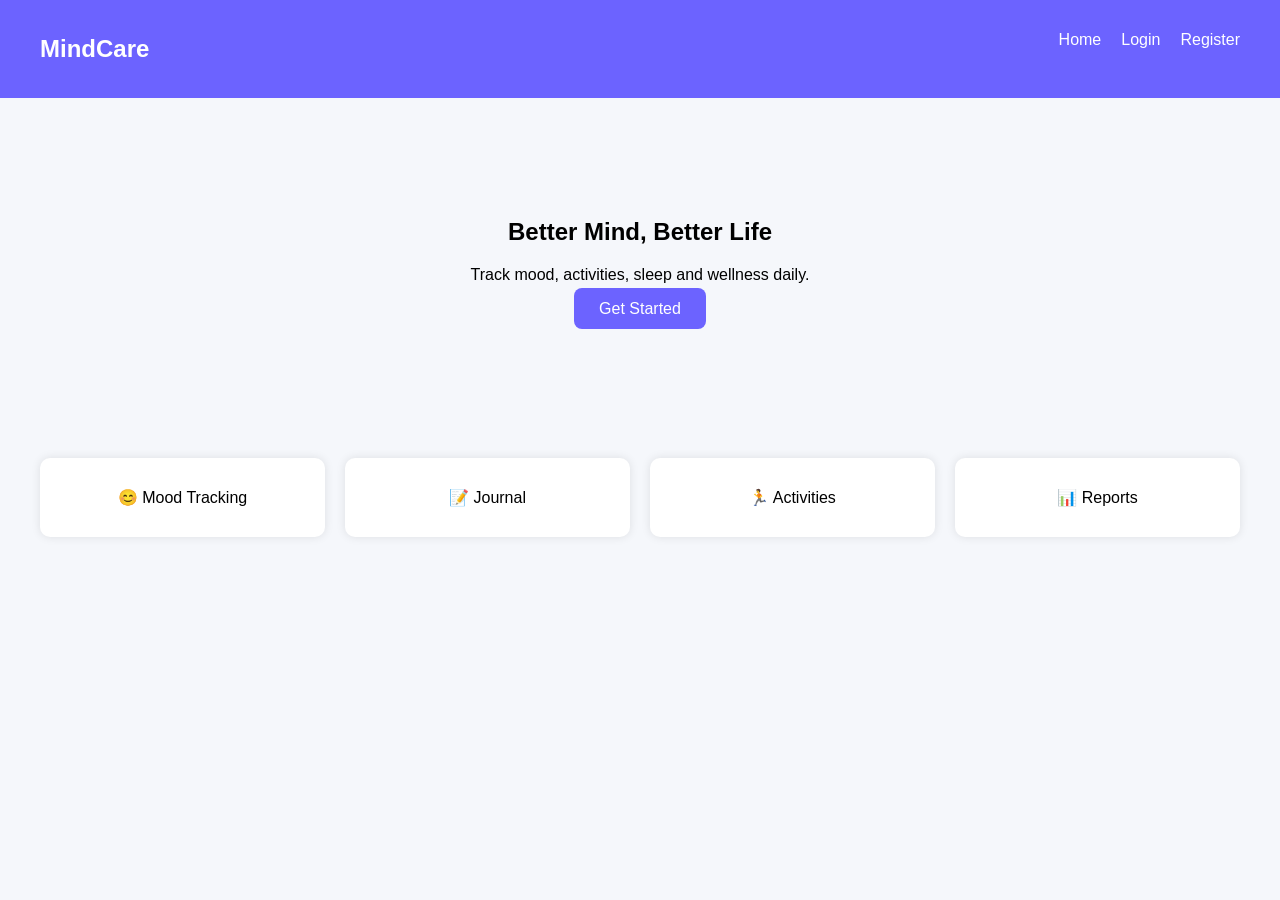
<file: index.html>
<!DOCTYPE html>
<html>
<head>
<title>MindCare - Mental Health Tracker</title>
<link rel="stylesheet" href="style.css">
</head>
<body>

<nav>
<h2>MindCare</h2>
<ul>
<li><a href="index.html">Home</a></li>
<li><a href="login.html">Login</a></li>
<li><a href="register.html">Register</a></li>
</ul>
</nav>

<section class="hero">
<h1>Better Mind, Better Life</h1>
<p>Track mood, activities, sleep and wellness daily.</p>
<a href="register.html" class="btn">Get Started</a>
</section>

<section class="features">
<div class="card">😊 Mood Tracking</div>
<div class="card">📝 Journal</div>
<div class="card">🏃 Activities</div>
<div class="card">📊 Reports</div>
</section>

</body>
</html>
</file>
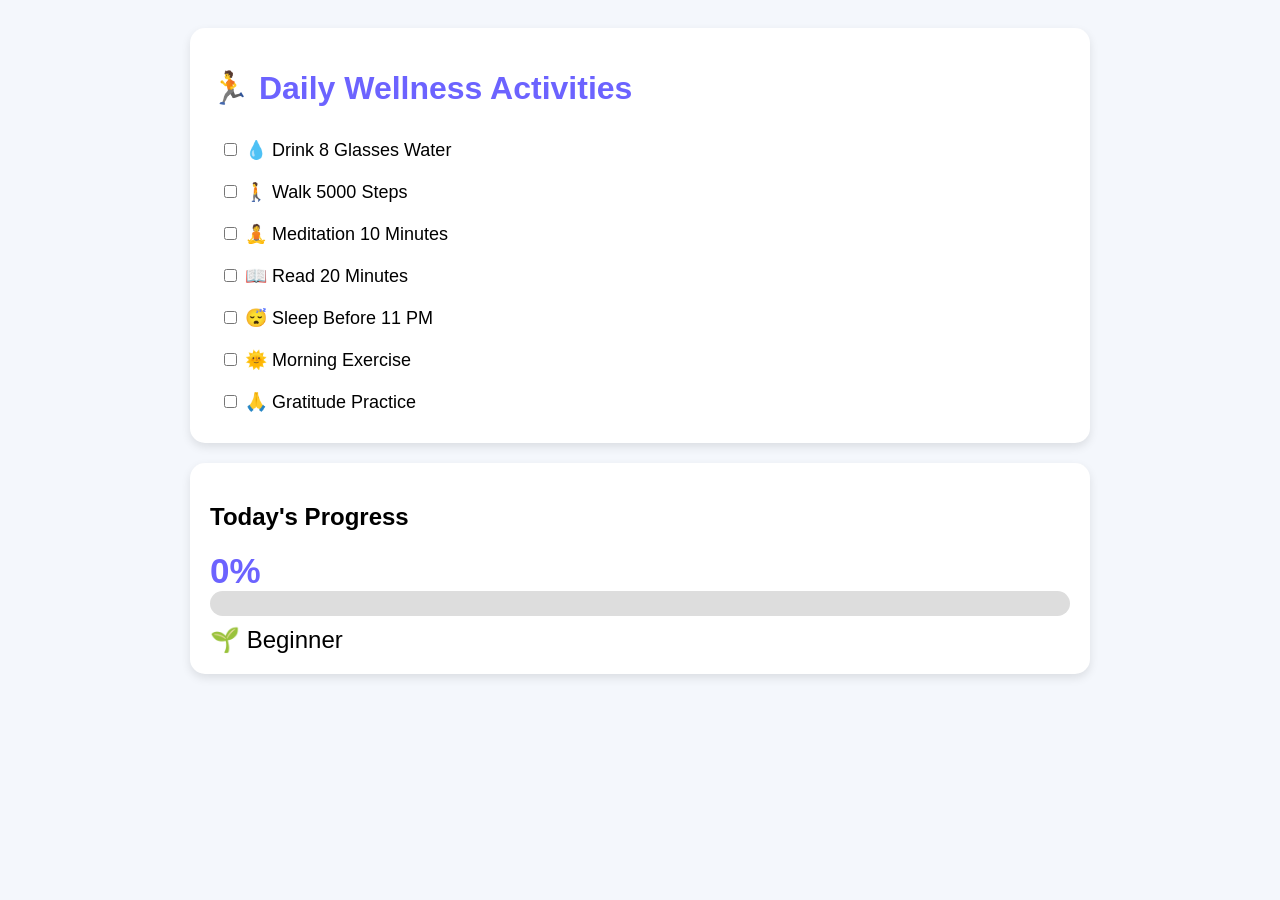
<file: activities.html>
<!DOCTYPE html>
<html>
<head>
<title>MindCare Activities</title>

<style>
body{
font-family:Arial;
background:#f4f7fc;
padding:20px;
}

.container{
max-width:900px;
margin:auto;
}

.card{
background:white;
padding:20px;
border-radius:15px;
margin-bottom:20px;
box-shadow:0 4px 10px rgba(0,0,0,.1);
}

h1{
color:#6c63ff;
}

.task{
padding:10px;
font-size:18px;
}

.progress{
width:100%;
height:25px;
background:#ddd;
border-radius:20px;
overflow:hidden;
}

.bar{
height:100%;
width:0%;
background:#6c63ff;
transition:.5s;
}

.score{
font-size:35px;
font-weight:bold;
color:#6c63ff;
}

.badge{
font-size:24px;
margin-top:10px;
}
</style>

</head>

<body>

<div class="container">

<div class="card">
<h1>🏃 Daily Wellness Activities</h1>

<div class="task">
<input type="checkbox" onclick="calculate()"> 💧 Drink 8 Glasses Water
</div>

<div class="task">
<input type="checkbox" onclick="calculate()"> 🚶 Walk 5000 Steps
</div>

<div class="task">
<input type="checkbox" onclick="calculate()"> 🧘 Meditation 10 Minutes
</div>

<div class="task">
<input type="checkbox" onclick="calculate()"> 📖 Read 20 Minutes
</div>

<div class="task">
<input type="checkbox" onclick="calculate()"> 😴 Sleep Before 11 PM
</div>

<div class="task">
<input type="checkbox" onclick="calculate()"> 🌞 Morning Exercise
</div>

<div class="task">
<input type="checkbox" onclick="calculate()"> 🙏 Gratitude Practice
</div>

</div>

<div class="card">

<h2>Today's Progress</h2>

<div class="score" id="score">
0%
</div>

<div class="progress">
<div class="bar" id="bar"></div>
</div>

<div class="badge" id="badge">
🌱 Beginner
</div>

</div>

</div>

<script>

function calculate(){

let checks=
document.querySelectorAll("input[type='checkbox']");

let completed=0;

checks.forEach(box=>{

if(box.checked){
completed++;
}

});

let percent=
Math.round((completed/checks.length)*100);

document.getElementById("score").innerHTML=
percent + "%";

document.getElementById("bar").style.width=
percent + "%";

localStorage.setItem(
"activityScore",
percent
);

let badge="🌱 Beginner";

if(percent>=50)
badge="🌿 Consistent";

if(percent>=80)
badge="🌳 Wellness Champion";

if(percent==100)
badge="🏆 Perfect Day";

document.getElementById("badge").innerHTML=
badge;
}

</script>

</body>
</html>
</file>
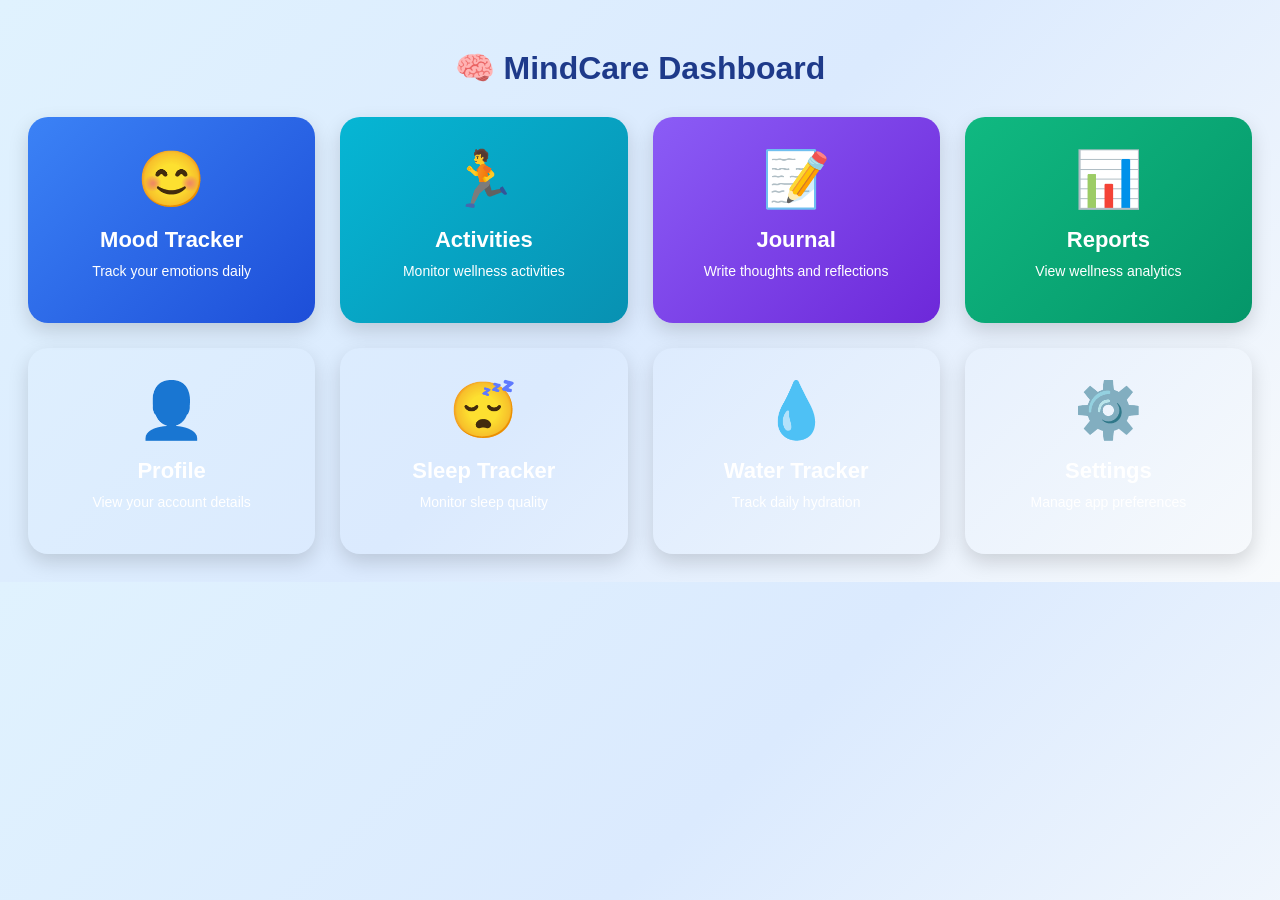
<file: dashboard.html>
<!DOCTYPE html>
<html>
<head>
<title>MindCare Dashboard</title>

<style>

body{
background:linear-gradient(135deg,#e0f2fe,#dbeafe,#f8fafc);
font-family:Segoe UI,sans-serif;
padding:20px;
}

h1{
text-align:center;
color:#1e3a8a;
margin-bottom:30px;
}

.features{
display:grid;
grid-template-columns:repeat(auto-fit,minmax(250px,1fr));
gap:25px;
}

.card{
padding:30px;
border-radius:20px;
text-decoration:none;
color:white;
font-size:22px;
font-weight:bold;
text-align:center;
box-shadow:0 8px 20px rgba(0,0,0,0.15);
transition:0.3s;
}

.card:hover{
transform:translateY(-8px);
}

/* Mood Card */
.mood{
background:linear-gradient(135deg,#3b82f6,#1d4ed8);
}

/* Activities Card */
.activity{
background:linear-gradient(135deg,#06b6d4,#0891b2);
}

/* Journal Card */
.journal{
background:linear-gradient(135deg,#8b5cf6,#6d28d9);
}

/* Reports Card */
.report{
background:linear-gradient(135deg,#10b981,#059669);
}

.icon{
font-size:55px;
display:block;
margin-bottom:15px;
}

p{
font-size:14px;
margin-top:10px;
font-weight:normal;
}

</style>
</head>

<body>

<h1>🧠 MindCare Dashboard</h1>

<div class="features">

<a href="mood.html" class="card mood">
<span class="icon">😊</span>
Mood Tracker
<p>Track your emotions daily</p>
</a>

<a href="activities.html" class="card activity">
<span class="icon">🏃</span>
Activities
<p>Monitor wellness activities</p>
</a>

<a href="journal.html" class="card journal">
<span class="icon">📝</span>
Journal
<p>Write thoughts and reflections</p>
</a>

<a href="reports.html" class="card report">
<span class="icon">📊</span>
Reports
<p>View wellness analytics</p>
</a>
<a href="profile.html" class="card profile">
<span class="icon">👤</span>
Profile
<p>View your account details</p>
</a>

<a href="sleep.html" class="card sleep">
<span class="icon">😴</span>
Sleep Tracker
<p>Monitor sleep quality</p>
</a>

<a href="water.html" class="card water">
<span class="icon">💧</span>
Water Tracker
<p>Track daily hydration</p>
</a>

<a href="settings.html" class="card settings">
<span class="icon">⚙️</span>
Settings
<p>Manage app preferences</p>
</a>
</div>

</body>
</html>
</file>
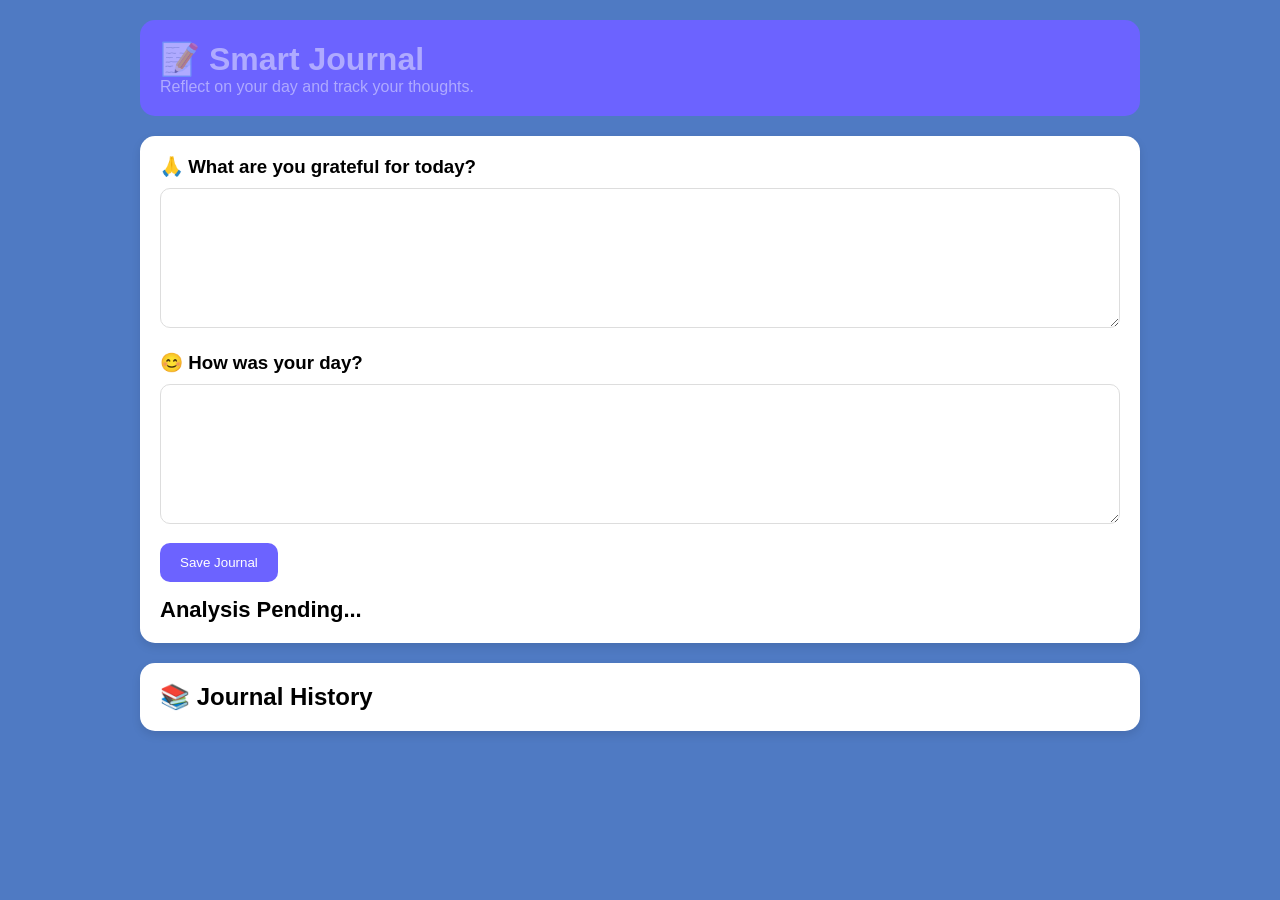
<file: journal.html>
<!DOCTYPE html>
<html lang="en">
<head>
<meta charset="UTF-8">
<meta name="viewport" content="width=device-width, initial-scale=1.0">
<title>MindCare Journal</title>

<style>
*{
margin:0;
padding:0;
box-sizing:border-box;
font-family:Arial,sans-serif;
}

body{
background:#4f7ac3;
padding:20px;
}

.container{
max-width:1000px;
margin:auto;
}

.header{
background:#6c63ff;
color:rgba(255, 255, 255, 0.453);
padding:20px;
border-radius:15px;
margin-bottom:20px;
}

.card{
background:white;
padding:20px;
border-radius:15px;
margin-bottom:20px;
box-shadow:0 4px 10px rgba(0,0,0,.1);
}

textarea{
width:100%;
height:140px;
padding:15px;
border:1px solid #ddd;
border-radius:10px;
margin-top:10px;
}

button{
background:#6c63ff;
color:white;
border:none;
padding:12px 20px;
border-radius:10px;
cursor:pointer;
margin-top:15px;
}

.result{
font-size:22px;
font-weight:bold;
margin-top:15px;
}

.entry{
padding:15px;
border-bottom:1px solid #ddd;
}
</style>
</head>

<body>

<div class="container">

<div class="header">
<h1>📝 Smart Journal</h1>
<p>Reflect on your day and track your thoughts.</p>
</div>

<div class="card">

<h3>🙏 What are you grateful for today?</h3>
<textarea id="gratitude"></textarea>

<h3 style="margin-top:20px;">
😊 How was your day?
</h3>
<textarea id="journal"></textarea>

<button onclick="saveJournal()">
Save Journal
</button>

<div class="result" id="analysis">
Analysis Pending...
</div>

</div>

<div class="card">

<h2>📚 Journal History</h2>

<div id="history"></div>

</div>

</div>

<script>

function saveJournal(){

let gratitude=
document.getElementById("gratitude").value;

let journal=
document.getElementById("journal").value;

let text=
(gratitude+" "+journal).toLowerCase();

let mood="😐 Neutral";

if(
text.includes("happy") ||
text.includes("good") ||
text.includes("grateful") ||
text.includes("excited")
){
mood="😊 Positive Entry";
}

if(
text.includes("sad") ||
text.includes("stress") ||
text.includes("worried") ||
text.includes("angry")
){
mood="😔 Needs Attention";
}

document.getElementById("analysis").innerHTML=
mood;

let journals=
JSON.parse(
localStorage.getItem("journals")
) || [];

journals.push({
date:new Date().toLocaleDateString(),
gratitude,
journal,
mood
});

localStorage.setItem(
"journals",
JSON.stringify(journals)
);

loadHistory();
}

function loadHistory(){

let journals=
JSON.parse(
localStorage.getItem("journals")
) || [];

let output="";

journals.reverse().forEach(j=>{

output+=`
<div class="entry">

<b>${j.date}</b><br><br>

🙏 ${j.gratitude}<br><br>

📝 ${j.journal}<br><br>

${j.mood}

</div>
`;

});

document.getElementById("history").innerHTML=
output;
}

loadHistory();

</script>

</body>
</html>
</file>
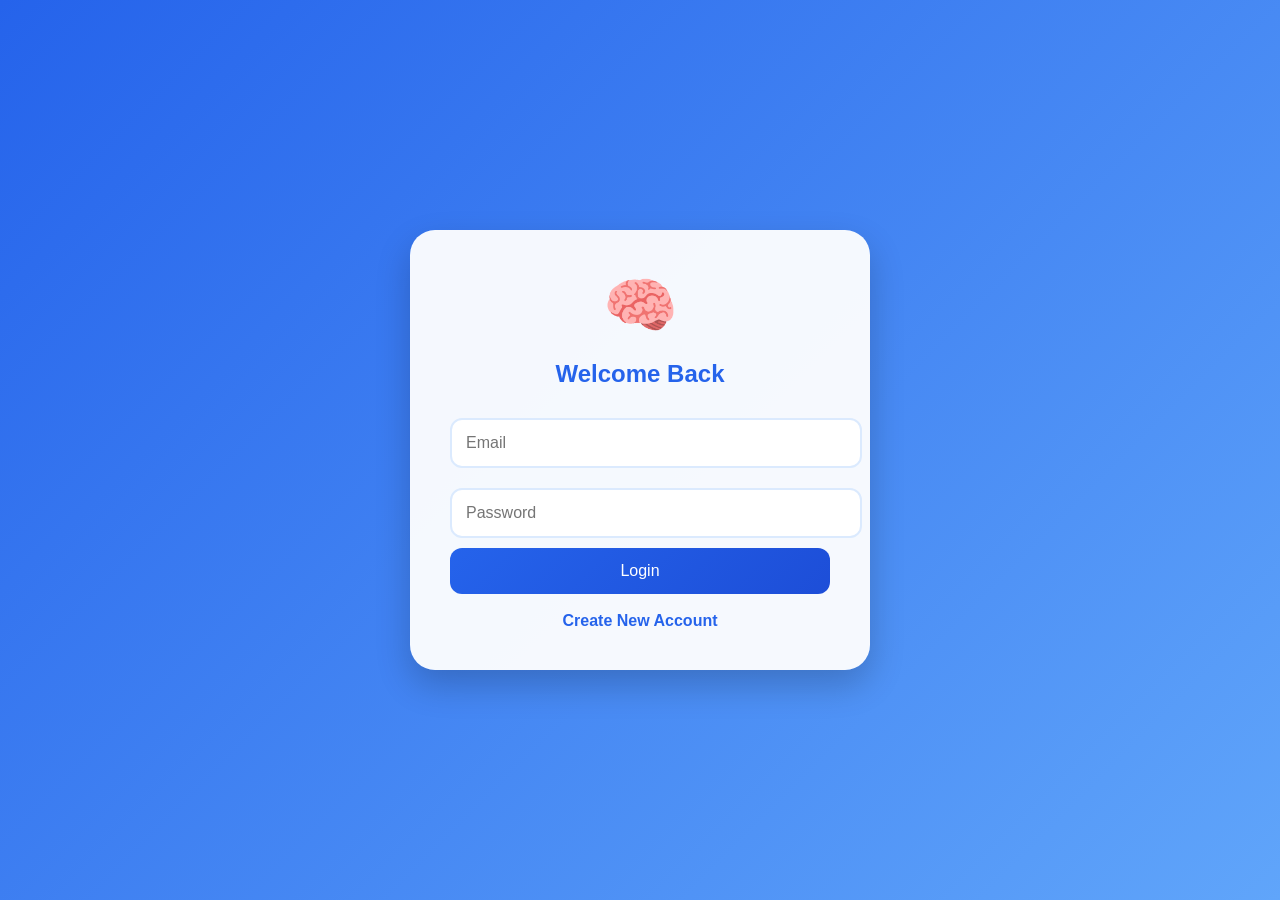
<file: login.html>
<!DOCTYPE html>
<html>
<head>
<meta charset="UTF-8">
<meta name="viewport" content="width=device-width, initial-scale=1.0">
<title>MindCare Login</title>

<style>

body{
margin:0;
font-family:'Segoe UI',sans-serif;
height:100vh;
display:flex;
justify-content:center;
align-items:center;
background:linear-gradient(135deg,#2563eb,#60a5fa);
}

.login-box{
width:380px;
background:rgba(255,255,255,0.95);
padding:40px;
border-radius:25px;
box-shadow:0 15px 35px rgba(0,0,0,.2);
text-align:center;
}

.logo{
font-size:60px;
}

h2{
color:#2563eb;
margin-bottom:20px;
}

input{
width:100%;
padding:14px;
margin:10px 0;
border:2px solid #dbeafe;
border-radius:12px;
font-size:16px;
}

input:focus{
outline:none;
border-color:#2563eb;
}

button{
width:100%;
padding:14px;
background:linear-gradient(135deg,#2563eb,#1d4ed8);
border:none;
color:white;
border-radius:12px;
font-size:16px;
cursor:pointer;
}

button:hover{
opacity:.9;
}

a{
text-decoration:none;
color:#2563eb;
font-weight:bold;
}

</style>
</head>

<body>

<div class="login-box">

<div class="logo">🧠</div>

<h2>Welcome Back</h2>

<input type="email" id="email" placeholder="Email">

<input type="password" id="password" placeholder="Password">

<button onclick="login()">Login</button>

<br><br>

<a href="register.html">
Create New Account
</a>

</div>

<script>

function login(){

let user=
JSON.parse(localStorage.getItem("user"));

let email=
document.getElementById("email").value;

let password=
document.getElementById("password").value;

if(user &&
user.email===email &&
user.password===password){

alert("Login Successful");

window.location="dashboard.html";

}else{

alert("Invalid Email or Password");

}

}

</script>

</body>
</html>
</file>
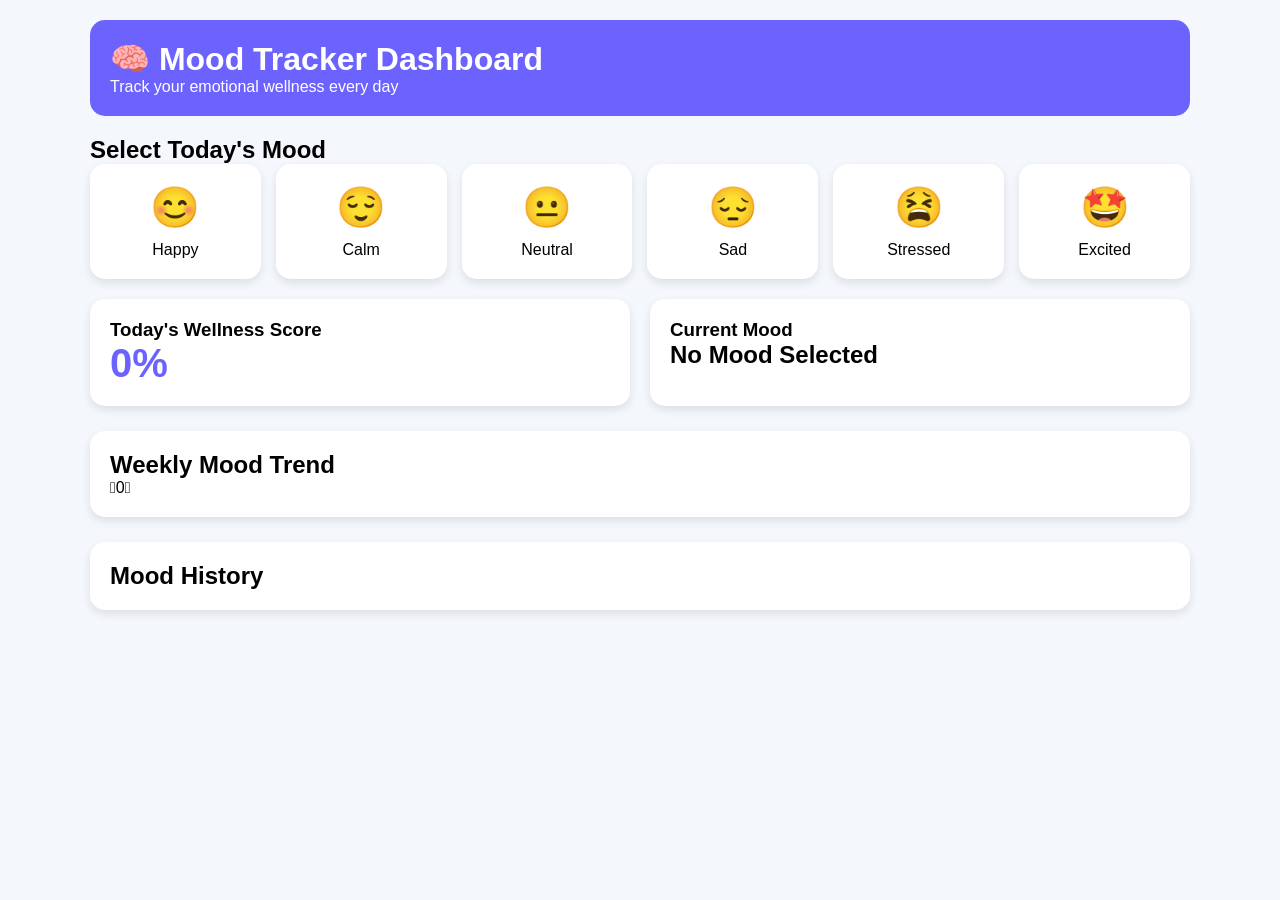
<file: mood.html>
<!DOCTYPE html>
<html lang="en">
<head>
<meta charset="UTF-8">
<meta name="viewport" content="width=device-width, initial-scale=1.0">
<title>MindCare - Mood Tracker</title>

<style>
*{
margin:0;
padding:0;
box-sizing:border-box;
font-family:Arial,sans-serif;
}

body{
background:#f4f7fc;
padding:20px;
}

.container{
max-width:1100px;
margin:auto;
}

.header{
background:#6c63ff;
color:white;
padding:20px;
border-radius:15px;
margin-bottom:20px;
}

.mood-grid{
display:grid;
grid-template-columns:repeat(auto-fit,minmax(140px,1fr));
gap:15px;
margin-bottom:20px;
}

.mood-card{
background:white;
padding:20px;
text-align:center;
border-radius:15px;
cursor:pointer;
transition:.3s;
box-shadow:0 4px 10px rgba(0,0,0,.1);
}

.mood-card:hover{
transform:translateY(-5px);
}

.mood-card span{
font-size:40px;
display:block;
margin-bottom:10px;
}

.stats{
display:grid;
grid-template-columns:repeat(auto-fit,minmax(250px,1fr));
gap:20px;
margin-top:20px;
}

.stat-box{
background:white;
padding:20px;
border-radius:15px;
box-shadow:0 4px 10px rgba(0,0,0,.1);
}

.history{
margin-top:25px;
background:white;
padding:20px;
border-radius:15px;
box-shadow:0 4px 10px rgba(0,0,0,.1);
}

.history-item{
padding:10px;
border-bottom:1px solid #ddd;
}

.score{
font-size:40px;
font-weight:bold;
color:#6c63ff;
}

canvas{
width:100%;
height:300px;
}
</style>
</head>
<body>

<div class="container">

<div class="header">
<h1>🧠 Mood Tracker Dashboard</h1>
<p>Track your emotional wellness every day</p>
</div>

<h2>Select Today's Mood</h2>

<div class="mood-grid">

<div class="mood-card" onclick="saveMood('Happy',100,'😊')">
<span>😊</span>
Happy
</div>

<div class="mood-card" onclick="saveMood('Calm',90,'😌')">
<span>😌</span>
Calm
</div>

<div class="mood-card" onclick="saveMood('Neutral',70,'😐')">
<span>😐</span>
Neutral
</div>

<div class="mood-card" onclick="saveMood('Sad',40,'😔')">
<span>😔</span>
Sad
</div>

<div class="mood-card" onclick="saveMood('Stressed',20,'😫')">
<span>😫</span>
Stressed
</div>

<div class="mood-card" onclick="saveMood('Excited',95,'🤩')">
<span>🤩</span>
Excited
</div>

</div>

<div class="stats">

<div class="stat-box">
<h3>Today's Wellness Score</h3>
<div class="score" id="score">0%</div>
</div>

<div class="stat-box">
<h3>Current Mood</h3>
<h2 id="currentMood">No Mood Selected</h2>
</div>

</div>

<div class="history">
<h2>Weekly Mood Trend</h2>

0

</div>

<div class="history">
<h2>Mood History</h2>
<div id="history"></div>
</div>

</div>

<script>

function saveMood(mood,score,emoji){

let moods=
JSON.parse(localStorage.getItem("moods")) || [];

let entry={
date:new Date().toLocaleDateString(),
mood:mood,
score:score,
emoji:emoji
};

moods.push(entry);

localStorage.setItem(
"moods",
JSON.stringify(moods)
);

document.getElementById("score").innerHTML=
score + "%";

document.getElementById("currentMood").innerHTML=
emoji + " " + mood;

loadHistory();
}

function loadHistory(){

let moods=
JSON.parse(localStorage.getItem("moods")) || [];

let output="";

moods.reverse().forEach(item=>{

output += `
<div class="history-item">
${item.emoji} <b>${item.mood}</b>
- ${item.score}% |
${item.date}
</div>
`;

});

document.getElementById("history").innerHTML=
output;
}

loadHistory();

</script>

</body>
</html>
</file>
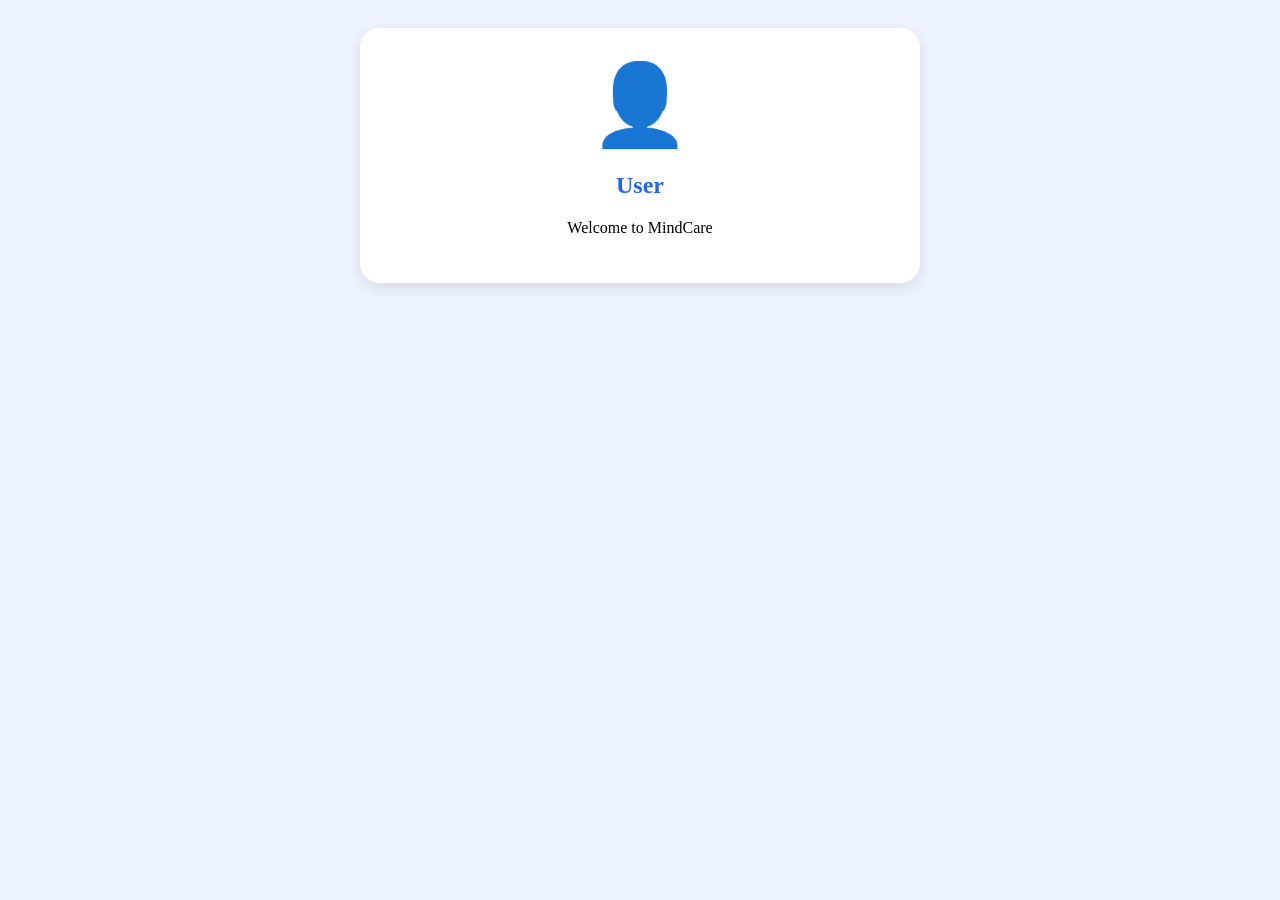
<file: profile.html>
<!DOCTYPE html>
<html>
<head>
<title>Profile</title>
<style>
body{
font-family:Segoe UI;
background:#eef4ff;
padding:20px;
}
.card{
max-width:500px;
margin:auto;
background:white;
padding:30px;
border-radius:20px;
text-align:center;
box-shadow:0 5px 15px rgba(0,0,0,.1);
}
.avatar{
font-size:80px;
}
h2{
color:#2563eb;
}
</style>
</head>
<body>

<div class="card">
<div class="avatar">👤</div>

<h2 id="name">User</h2>

<p>Welcome to MindCare</p>

<p id="email"></p>

</div>

<script>
let user=
JSON.parse(localStorage.getItem("user"));

if(user){
document.getElementById("name").innerHTML=user.name;
document.getElementById("email").innerHTML=user.email;
}
</script>

</body>
</html>
</file>
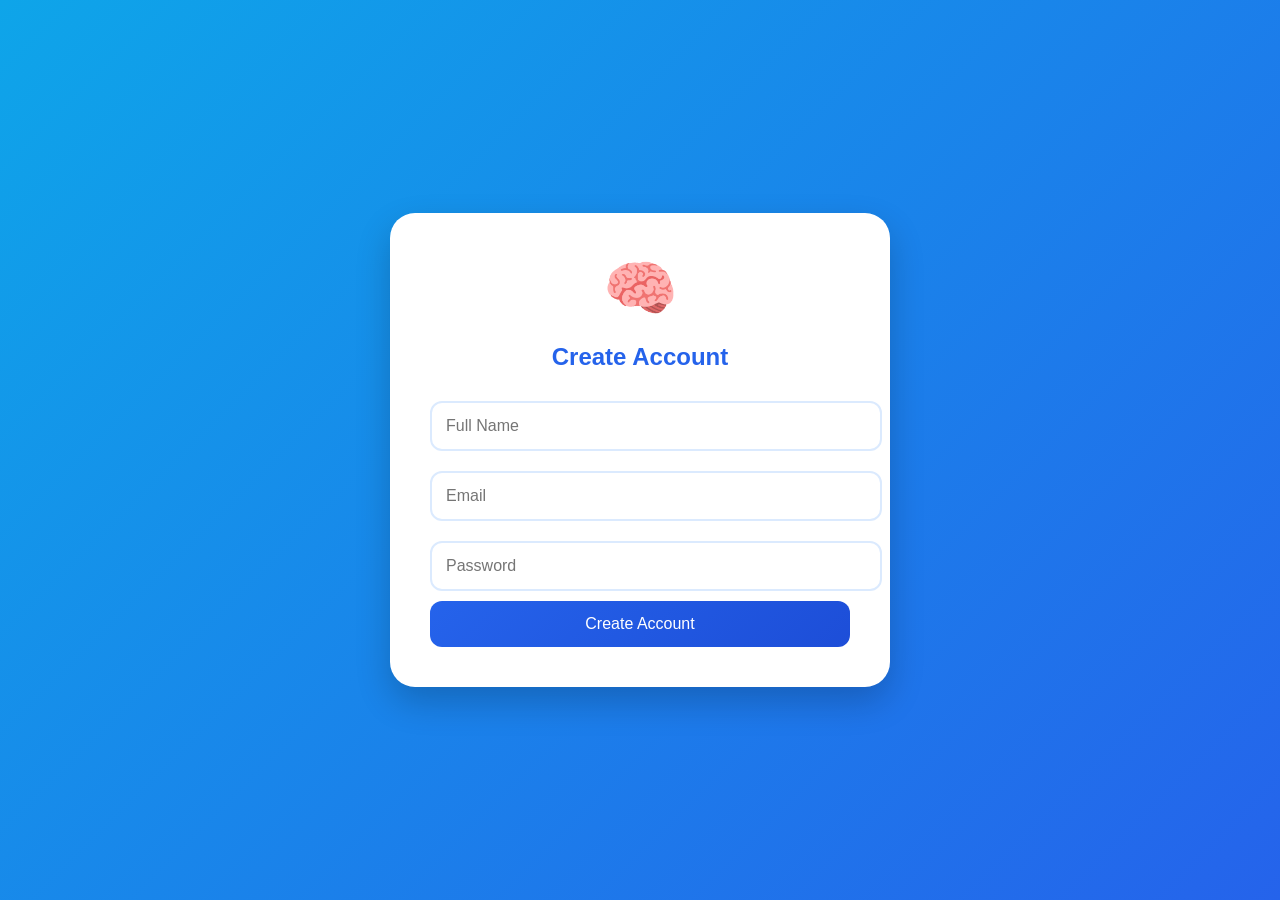
<file: register.html>
<!DOCTYPE html>
<html>
<head>
<meta charset="UTF-8">
<meta name="viewport" content="width=device-width, initial-scale=1.0">
<title>MindCare Register</title>

<style>

body{
margin:0;
font-family:'Segoe UI',sans-serif;
height:100vh;
display:flex;
justify-content:center;
align-items:center;
background:linear-gradient(135deg,#0ea5e9,#2563eb);
}

.register-box{
width:420px;
background:white;
padding:40px;
border-radius:25px;
box-shadow:0 15px 35px rgba(0,0,0,.2);
}

.logo{
text-align:center;
font-size:60px;
}

h2{
text-align:center;
color:#2563eb;
margin-bottom:20px;
}

input{
width:100%;
padding:14px;
margin:10px 0;
border:2px solid #dbeafe;
border-radius:12px;
font-size:16px;
}

input:focus{
outline:none;
border-color:#2563eb;
}

button{
width:100%;
padding:14px;
background:linear-gradient(135deg,#2563eb,#1d4ed8);
border:none;
color:white;
font-size:16px;
border-radius:12px;
cursor:pointer;
}

button:hover{
opacity:.9;
}

</style>
</head>

<body>

<div class="register-box">

<div class="logo">🧠</div>

<h2>Create Account</h2>

<input type="text" id="name" placeholder="Full Name">

<input type="email" id="email" placeholder="Email">

<input type="password" id="password" placeholder="Password">

<button onclick="register()">
Create Account
</button>

</div>

<script>

function register(){

let user={

name:document.getElementById("name").value,

email:document.getElementById("email").value,

password:document.getElementById("password").value

};

localStorage.setItem(
"user",
JSON.stringify(user)
);

alert("Registration Successful");

window.location="login.html";

}

</script>

</body>
</html>
</file>
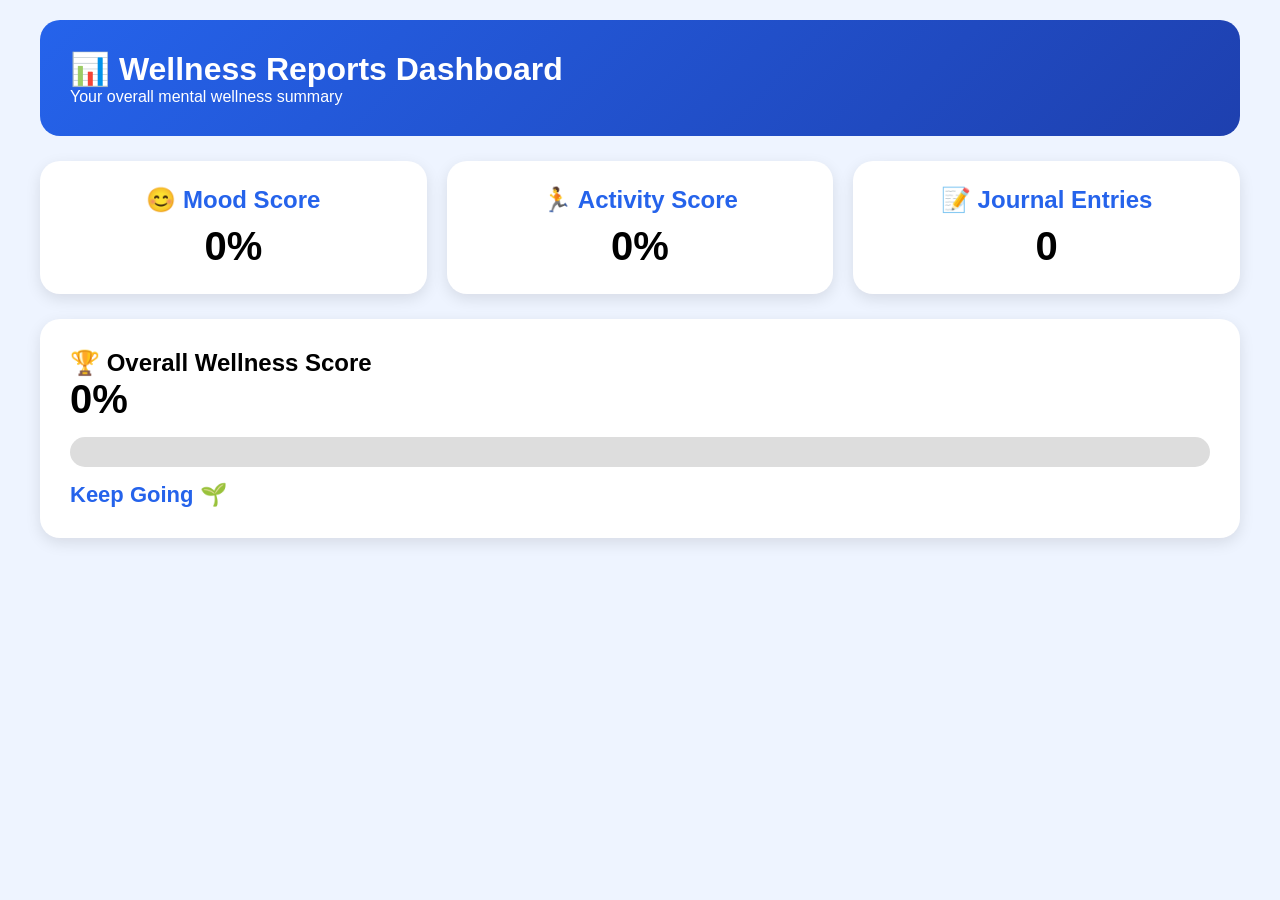
<file: reports.html>
<!DOCTYPE html>
<html lang="en">
<head>
<meta charset="UTF-8">
<meta name="viewport" content="width=device-width, initial-scale=1.0">
<title>MindCare Reports</title>

<style>

*{
margin:0;
padding:0;
box-sizing:border-box;
font-family:'Segoe UI',sans-serif;
}

body{
background:#eef4ff;
padding:20px;
}

.container{
max-width:1200px;
margin:auto;
}

.header{
background:linear-gradient(135deg,#2563eb,#1e40af);
color:white;
padding:30px;
border-radius:20px;
margin-bottom:25px;
}

.cards{
display:grid;
grid-template-columns:repeat(auto-fit,minmax(250px,1fr));
gap:20px;
}

.card{
background:white;
padding:25px;
border-radius:20px;
box-shadow:0 5px 15px rgba(0,0,0,.1);
text-align:center;
}

.card h2{
color:#2563eb;
margin-bottom:10px;
}

.value{
font-size:40px;
font-weight:bold;
}

.wellness{
background:white;
padding:30px;
margin-top:25px;
border-radius:20px;
box-shadow:0 5px 15px rgba(0,0,0,.1);
}

.progress{
height:30px;
background:#ddd;
border-radius:20px;
overflow:hidden;
margin-top:15px;
}

.bar{
height:100%;
width:0%;
background:linear-gradient(90deg,#2563eb,#60a5fa);
}

.message{
margin-top:15px;
font-size:22px;
font-weight:bold;
color:#2563eb;
}

</style>
</head>

<body>

<div class="container">

<div class="header">
<h1>📊 Wellness Reports Dashboard</h1>
<p>Your overall mental wellness summary</p>
</div>

<div class="cards">

<div class="card">
<h2>😊 Mood Score</h2>
<div class="value" id="moodScore">0%</div>
</div>

<div class="card">
<h2>🏃 Activity Score</h2>
<div class="value" id="activityScore">0%</div>
</div>

<div class="card">
<h2>📝 Journal Entries</h2>
<div class="value" id="journalCount">0</div>
</div>

</div>

<div class="wellness">

<h2>🏆 Overall Wellness Score</h2>

<div class="value" id="wellnessScore">
0%
</div>

<div class="progress">
<div class="bar" id="bar"></div>
</div>

<div class="message" id="message">
Start Tracking Today
</div>

</div>

</div>

<script>

let moods=
JSON.parse(localStorage.getItem("moods")) || [];

let moodScore=0;

if(moods.length>0){
moodScore=moods[moods.length-1].score;
}

document.getElementById("moodScore").innerHTML=
moodScore+"%";

let activityScore=
parseInt(localStorage.getItem("activityScore")) || 0;

document.getElementById("activityScore").innerHTML=
activityScore+"%";

let journals=
JSON.parse(localStorage.getItem("journals")) || [];

document.getElementById("journalCount").innerHTML=
journals.length;

let overall=
Math.round(
(moodScore+activityScore)/2
);

document.getElementById("wellnessScore").innerHTML=
overall+"%";

document.getElementById("bar").style.width=
overall+"%";

let msg="Keep Going 🌱";

if(overall>=50)
msg="Doing Well 🌿";

if(overall>=80)
msg="Excellent Wellness 🏆";

document.getElementById("message").innerHTML=
msg;

</script>

</body>
</html>
</file>
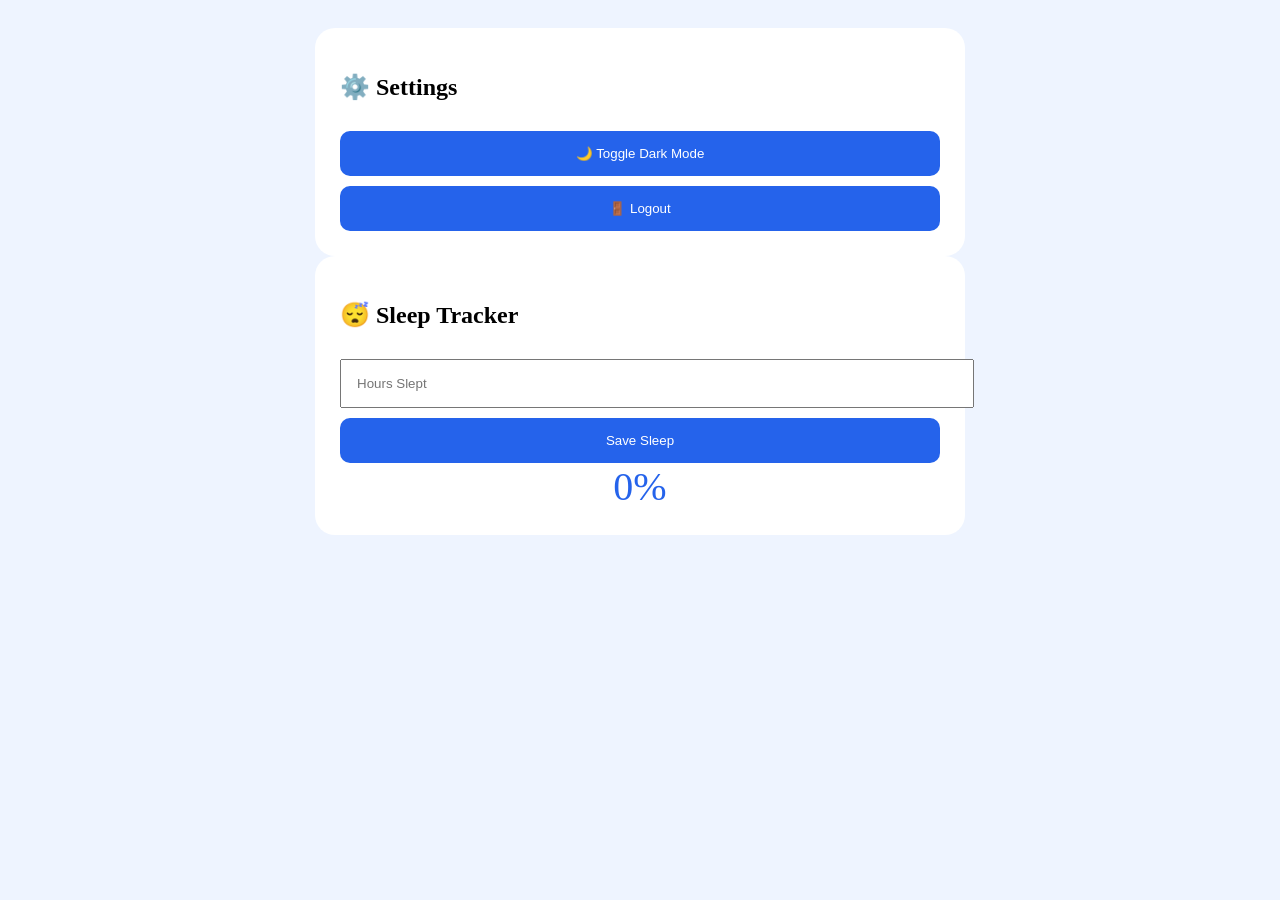
<file: settings.html>
<!DOCTYPE html>
<html>
<head>
<title>Settings</title>

<style>
body{
font-family:Segoe UI;
background:#eef4ff;
padding:20px;
}

.card{
max-width:500px;
margin:auto;
background:white;
padding:30px;
border-radius:20px;
}

button{
width:100%;
padding:15px;
background:#2563eb;
color:white;
border:none;
border-radius:10px;
margin-top:10px;
}
</style>
</head>
<body>

<div class="card">

<h2>⚙️ Settings</h2>

<button onclick="darkMode()">
🌙 Toggle Dark Mode
</button>

<button onclick="logout()">
🚪 Logout
</button>

</div>

<script>

function darkMode(){

document.body.classList.toggle("dark");

if(document.body.classList.contains("dark")){
document.body.style.background="#111827";
document.body.style.color="white";
}else{
document.body.style.background="#eef4ff";
document.body.style.color="black";
}

}

function logout(){

localStorage.removeItem("user");

window.location="login.html";

}

</script>

</body>
</html><!DOCTYPE html>
<html>
<head>
<title>Sleep Tracker</title>

<style>

body{
font-family:Segoe UI;
background:#eef4ff;
padding:20px;
}

.card{
max-width:600px;
margin:auto;
background:white;
padding:25px;
border-radius:20px;
}

input{
width:100%;
padding:15px;
margin-top:10px;
}

button{
width:100%;
padding:15px;
background:#2563eb;
color:white;
border:none;
margin-top:10px;
}

.score{
font-size:40px;
color:#2563eb;
text-align:center;
}

</style>

</head>

<body>

<div class="card">

<h2>😴 Sleep Tracker</h2>

<input type="number"
id="sleep"
placeholder="Hours Slept">

<button onclick="saveSleep()">
Save Sleep
</button>

<div class="score"
id="score">
0%
</div>

</div>

<script>

function saveSleep(){

let sleep=
document.getElementById("sleep").value;

let score=
Math.min(
100,
Math.round((sleep/8)*100)
);

document.getElementById("score").innerHTML=
score+"%";

localStorage.setItem(
"sleepScore",
score
);

}

</script>

</body>
</html>
</file>
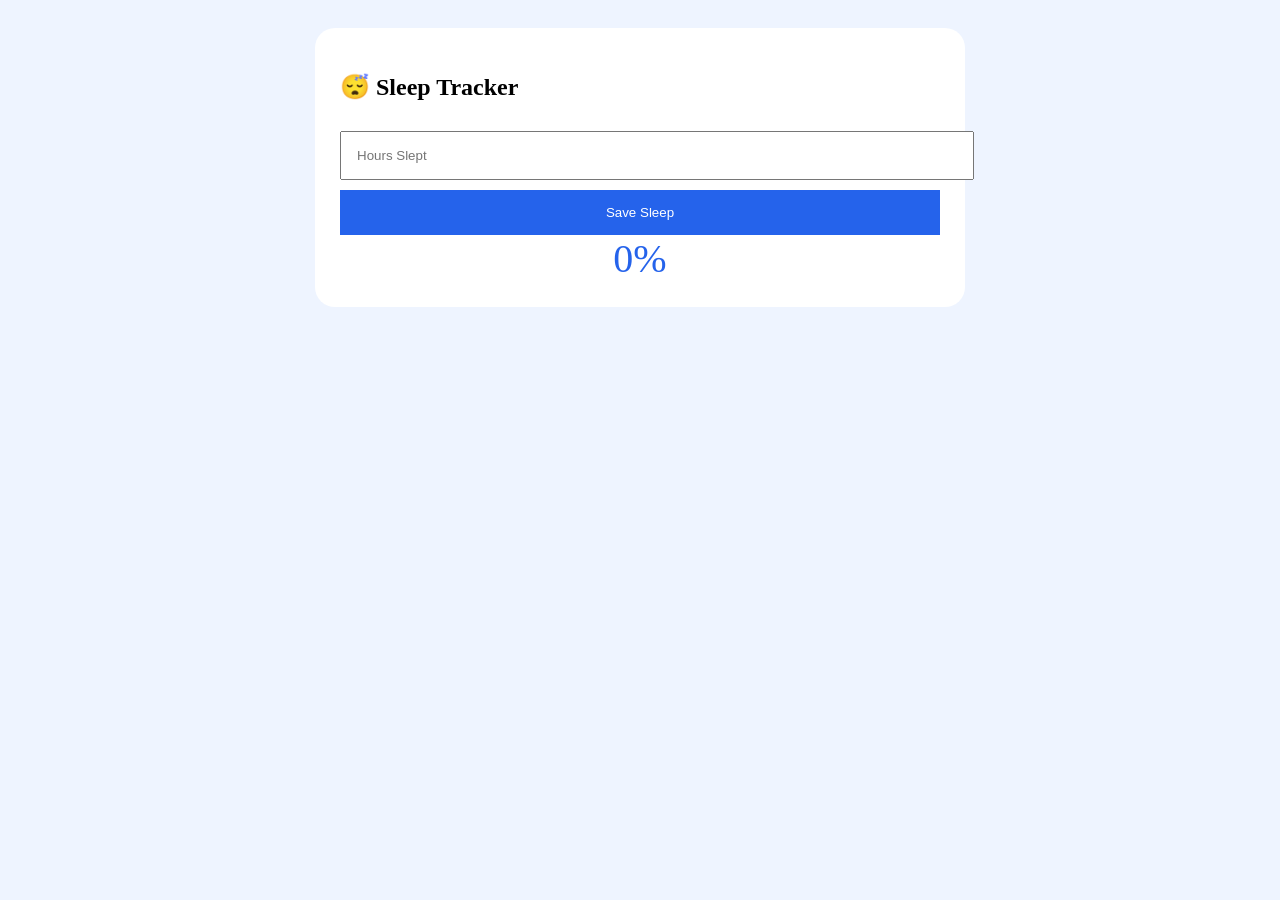
<file: sleep.html>
<!DOCTYPE html>
<html>
<head>
<title>Sleep Tracker</title>

<style>

body{
font-family:Segoe UI;
background:#eef4ff;
padding:20px;
}

.card{
max-width:600px;
margin:auto;
background:white;
padding:25px;
border-radius:20px;
}

input{
width:100%;
padding:15px;
margin-top:10px;
}

button{
width:100%;
padding:15px;
background:#2563eb;
color:white;
border:none;
margin-top:10px;
}

.score{
font-size:40px;
color:#2563eb;
text-align:center;
}

</style>

</head>

<body>

<div class="card">

<h2>😴 Sleep Tracker</h2>

<input type="number"
id="sleep"
placeholder="Hours Slept">

<button onclick="saveSleep()">
Save Sleep
</button>

<div class="score"
id="score">
0%
</div>

</div>

<script>

function saveSleep(){

let sleep=
document.getElementById("sleep").value;

let score=
Math.min(
100,
Math.round((sleep/8)*100)
);

document.getElementById("score").innerHTML=
score+"%";

localStorage.setItem(
"sleepScore",
score
);

}

</script>

</body>
</html>
</file>
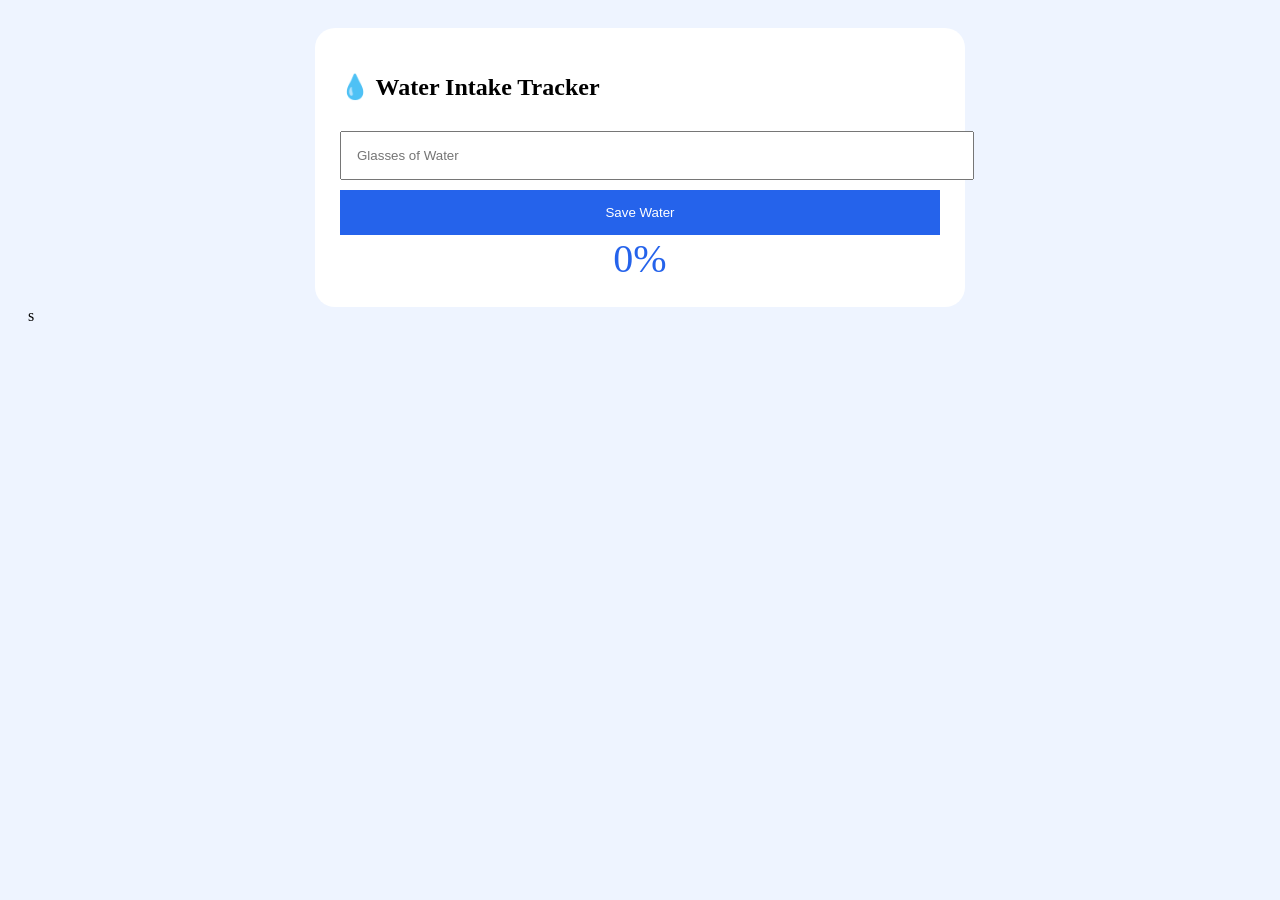
<file: water.html>
<!DOCTYPE html>
<html>
<head>
<title>Water Tracker</title>

<style>

body{
font-family:Segoe UI;
background:#eef4ff;
padding:20px;
}

.card{
max-width:600px;
margin:auto;
background:white;
padding:25px;
border-radius:20px;
}

input{
width:100%;
padding:15px;
margin-top:10px;
}

button{
width:100%;
padding:15px;
background:#2563eb;
color:white;
border:none;
margin-top:10px;
}

.score{
font-size:40px;
text-align:center;
color:#2563eb;
}

</style>

</head>

<body>

<div class="card">

<h2>💧 Water Intake Tracker</h2>

<input type="number"
id="water"
placeholder="Glasses of Water">

<button onclick="saveWater()">
Save Water
</button>

<div class="score"
id="score">
0%
</div>

</div>

<script>

function saveWater(){

let water=
document.getElementById("water").value;

let score=
Math.min(
100,
Math.round((water/8)*100)
);

document.getElementById("score").innerHTML=
score+"%";

localStorage.setItem(
"waterScore",
score
);

}

</script>

</body>
</html>s
</file>
<file: style.css>
body{
font-family:Arial,sans-serif;
margin:0;
background:#f5f7fb;
}

nav{
display:flex;
justify-content:space-between;
padding:15px 40px;
background:#6c63ff;
color:white;
}

nav ul{
display:flex;
list-style:none;
gap:20px;
}

nav a{
color:white;
text-decoration:none;
}

.hero{
text-align:center;
padding:100px 20px;
}

.btn{
background:#6c63ff;
color:white;
padding:12px 25px;
border-radius:8px;
text-decoration:none;
}

.features{
display:grid;
grid-template-columns:repeat(auto-fit,minmax(200px,1fr));
gap:20px;
padding:40px;
}

.card{
background:white;
padding:30px;
border-radius:10px;
box-shadow:0 0 10px rgba(0,0,0,.1);
text-align:center;
}
</file>
